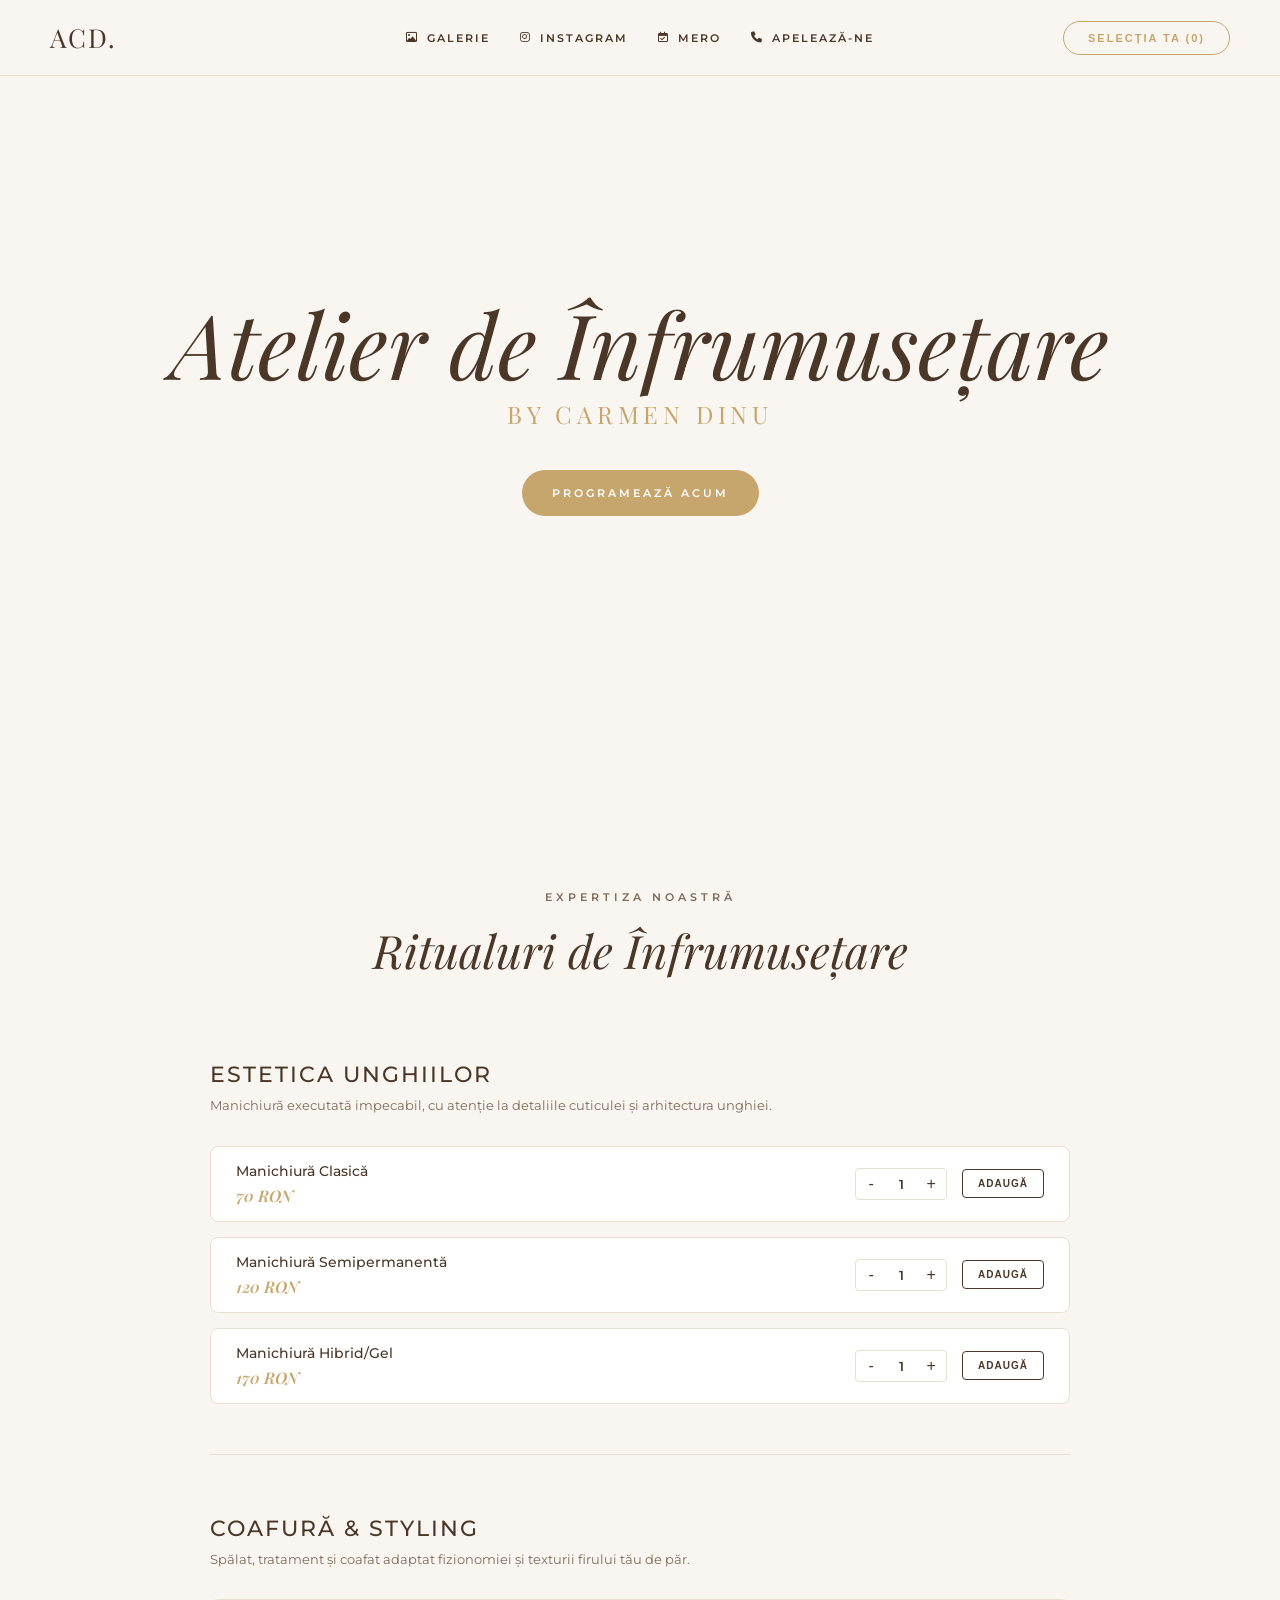
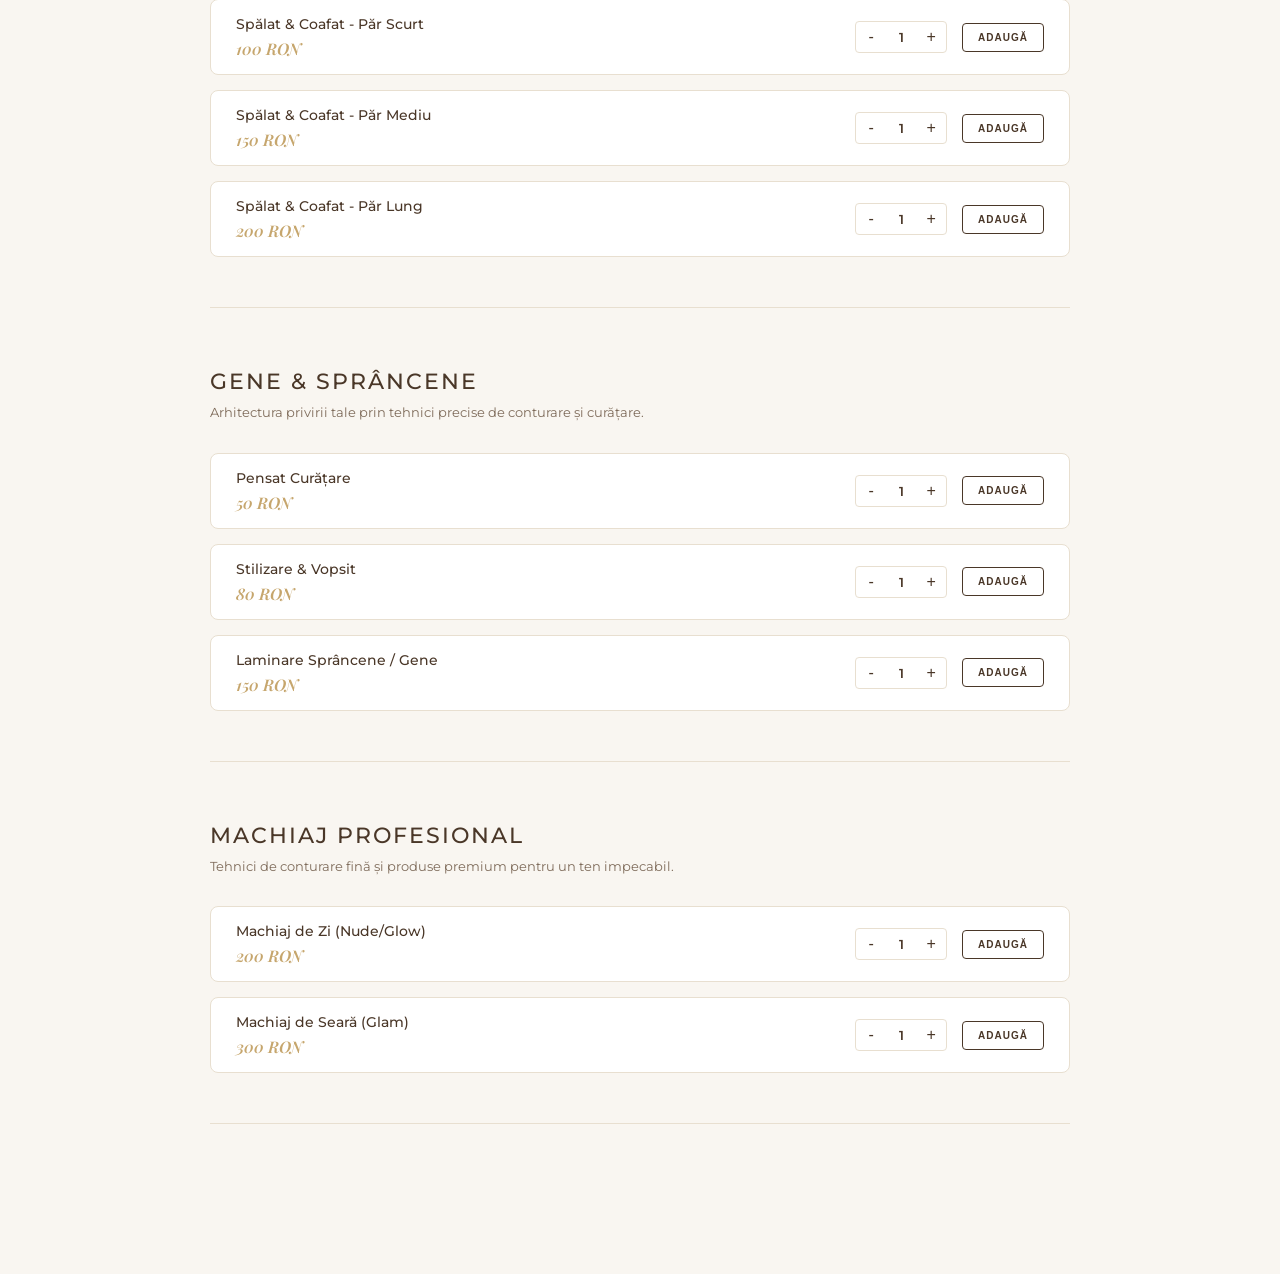
<file: index.html>
<!DOCTYPE html>
<html lang="ro">
<head>
  <meta charset="UTF-8" />
  <meta name="viewport" content="width=device-width, initial-scale=1.0" />
  <title>Atelier de Înfrumusețare by Carmen Dinu</title>
  <link rel="stylesheet" href="style.css" />
  
  <link rel="preconnect" href="https://fonts.googleapis.com" />
  <link rel="preconnect" href="https://fonts.gstatic.com" crossorigin />
  <link href="https://fonts.googleapis.com/css2?family=Montserrat:wght@300;400;500;600&family=Playfair+Display:ital,wght@0,300;0,400;1,300;1,400&display=swap" rel="stylesheet" />
  <link rel="stylesheet" href="https://cdnjs.cloudflare.com/ajax/libs/font-awesome/6.5.0/css/all.min.css" />
</head>
<body>

  <nav class="navbar">
    <div class="nav-left">
      <a href="index.html" class="logo">ACD.</a>
    </div>
    <div class="nav-center">
      <a href="demo.html" class="nav-icon"><i class="fa-regular fa-image"></i> GALERIE</a>
      <a href="https://instagram.com/pune_link_aici" target="_blank" class="nav-icon"><i class="fa-brands fa-instagram"></i> INSTAGRAM</a>
      <a href="https://mero.ro/pune_link_aici" target="_blank" class="nav-icon"><i class="fa-regular fa-calendar-check"></i> MERO</a>
      <a href="tel:+40700000000" class="nav-icon"><i class="fa-solid fa-phone"></i> APELEAZĂ-NE</a>
    </div>
    <div class="nav-right">
      <button class="btn-minimal" id="openCartBtn">
        SELECȚIA TA (<span id="cartCount">0</span>)
      </button>
    </div>
  </nav>

  <header class="hero scroll-appear">
    <div class="hero-content">
      <h1 class="hero-title">Atelier de Înfrumusețare</h1>
      <h2 class="hero-subtitle">by Carmen Dinu</h2>
      <a href="#servicii" class="btn-solid-gold hero-btn">PROGRAMEAZĂ ACUM</a>
    </div>
  </header>

  <section class="services-menu" id="servicii">
    <div class="menu-header scroll-appear">
      <span class="eyebrow">Expertiza Noastră</span>
      <h2 class="section-title">Ritualuri de Înfrumusețare</h2>
    </div>

    <div class="menu-list" id="servicesContainer">

      <div class="service-block scroll-appear">
        <div class="service-header">
          <h3>Estetica Unghiilor</h3>
          <p>Manichiură executată impecabil, cu atenție la detaliile cuticulei și arhitectura unghiei.</p>
        </div>
        <div class="variants-container">
          <div class="variant-row">
            <div class="variant-info"><span>Manichiură Clasică</span><span class="variant-price">70 RON</span></div>
            <div class="variant-actions">
              <div class="qty-selector"><button class="qty-btn" onclick="updateQty('nail-clasic', -1)">-</button><span id="qty-nail-clasic">1</span><button class="qty-btn" onclick="updateQty('nail-clasic', 1)">+</button></div>
              <button class="btn-add" onclick="addToCart('nail-clasic', 'Manichiură Clasică', 70)">ADAUGĂ</button>
            </div>
          </div>
          <div class="variant-row">
            <div class="variant-info"><span>Manichiură Semipermanentă</span><span class="variant-price">120 RON</span></div>
            <div class="variant-actions">
              <div class="qty-selector"><button class="qty-btn" onclick="updateQty('nail-semi', -1)">-</button><span id="qty-nail-semi">1</span><button class="qty-btn" onclick="updateQty('nail-semi', 1)">+</button></div>
              <button class="btn-add" onclick="addToCart('nail-semi', 'Manichiură Semipermanentă', 120)">ADAUGĂ</button>
            </div>
          </div>
          <div class="variant-row">
            <div class="variant-info"><span>Manichiură Hibrid/Gel</span><span class="variant-price">170 RON</span></div>
            <div class="variant-actions">
              <div class="qty-selector"><button class="qty-btn" onclick="updateQty('nail-gel', -1)">-</button><span id="qty-nail-gel">1</span><button class="qty-btn" onclick="updateQty('nail-gel', 1)">+</button></div>
              <button class="btn-add" onclick="addToCart('nail-gel', 'Manichiură Hibrid/Gel', 170)">ADAUGĂ</button>
            </div>
          </div>
        </div>
      </div>

      <div class="service-block scroll-appear">
        <div class="service-header">
          <h3>Coafură & Styling</h3>
          <p>Spălat, tratament și coafat adaptat fizionomiei și texturii firului tău de păr.</p>
        </div>
        <div class="variants-container">
          <div class="variant-row">
            <div class="variant-info"><span>Spălat & Coafat - Păr Scurt</span><span class="variant-price">100 RON</span></div>
            <div class="variant-actions">
              <div class="qty-selector"><button class="qty-btn" onclick="updateQty('hair-short', -1)">-</button><span id="qty-hair-short">1</span><button class="qty-btn" onclick="updateQty('hair-short', 1)">+</button></div>
              <button class="btn-add" onclick="addToCart('hair-short', 'Coafat Păr Scurt', 100)">ADAUGĂ</button>
            </div>
          </div>
          <div class="variant-row">
            <div class="variant-info"><span>Spălat & Coafat - Păr Mediu</span><span class="variant-price">150 RON</span></div>
            <div class="variant-actions">
              <div class="qty-selector"><button class="qty-btn" onclick="updateQty('hair-med', -1)">-</button><span id="qty-hair-med">1</span><button class="qty-btn" onclick="updateQty('hair-med', 1)">+</button></div>
              <button class="btn-add" onclick="addToCart('hair-med', 'Coafat Păr Mediu', 150)">ADAUGĂ</button>
            </div>
          </div>
          <div class="variant-row">
            <div class="variant-info"><span>Spălat & Coafat - Păr Lung</span><span class="variant-price">200 RON</span></div>
            <div class="variant-actions">
              <div class="qty-selector"><button class="qty-btn" onclick="updateQty('hair-long', -1)">-</button><span id="qty-hair-long">1</span><button class="qty-btn" onclick="updateQty('hair-long', 1)">+</button></div>
              <button class="btn-add" onclick="addToCart('hair-long', 'Coafat Păr Lung', 200)">ADAUGĂ</button>
            </div>
          </div>
        </div>
      </div>

      <div class="service-block scroll-appear">
        <div class="service-header">
          <h3>Gene & Sprâncene</h3>
          <p>Arhitectura privirii tale prin tehnici precise de conturare și curățare.</p>
        </div>
        <div class="variants-container">
          <div class="variant-row">
            <div class="variant-info"><span>Pensat Curățare</span><span class="variant-price">50 RON</span></div>
            <div class="variant-actions">
              <div class="qty-selector"><button class="qty-btn" onclick="updateQty('brows-clean', -1)">-</button><span id="qty-brows-clean">1</span><button class="qty-btn" onclick="updateQty('brows-clean', 1)">+</button></div>
              <button class="btn-add" onclick="addToCart('brows-clean', 'Pensat Curățare', 50)">ADAUGĂ</button>
            </div>
          </div>
          <div class="variant-row">
            <div class="variant-info"><span>Stilizare & Vopsit</span><span class="variant-price">80 RON</span></div>
            <div class="variant-actions">
              <div class="qty-selector"><button class="qty-btn" onclick="updateQty('brows-style', -1)">-</button><span id="qty-brows-style">1</span><button class="qty-btn" onclick="updateQty('brows-style', 1)">+</button></div>
              <button class="btn-add" onclick="addToCart('brows-style', 'Stilizare & Vopsit', 80)">ADAUGĂ</button>
            </div>
          </div>
          <div class="variant-row">
            <div class="variant-info"><span>Laminare Sprâncene / Gene</span><span class="variant-price">150 RON</span></div>
            <div class="variant-actions">
              <div class="qty-selector"><button class="qty-btn" onclick="updateQty('brows-lam', -1)">-</button><span id="qty-brows-lam">1</span><button class="qty-btn" onclick="updateQty('brows-lam', 1)">+</button></div>
              <button class="btn-add" onclick="addToCart('brows-lam', 'Laminare', 150)">ADAUGĂ</button>
            </div>
          </div>
        </div>
      </div>

      <div class="service-block scroll-appear">
        <div class="service-header">
          <h3>Machiaj Profesional</h3>
          <p>Tehnici de conturare fină și produse premium pentru un ten impecabil.</p>
        </div>
        <div class="variants-container">
          <div class="variant-row">
            <div class="variant-info"><span>Machiaj de Zi (Nude/Glow)</span><span class="variant-price">200 RON</span></div>
            <div class="variant-actions">
              <div class="qty-selector"><button class="qty-btn" onclick="updateQty('mua-day', -1)">-</button><span id="qty-mua-day">1</span><button class="qty-btn" onclick="updateQty('mua-day', 1)">+</button></div>
              <button class="btn-add" onclick="addToCart('mua-day', 'Machiaj de Zi', 200)">ADAUGĂ</button>
            </div>
          </div>
          <div class="variant-row">
            <div class="variant-info"><span>Machiaj de Seară (Glam)</span><span class="variant-price">300 RON</span></div>
            <div class="variant-actions">
              <div class="qty-selector"><button class="qty-btn" onclick="updateQty('mua-eve', -1)">-</button><span id="qty-mua-eve">1</span><button class="qty-btn" onclick="updateQty('mua-eve', 1)">+</button></div>
              <button class="btn-add" onclick="addToCart('mua-eve', 'Machiaj de Seară', 300)">ADAUGĂ</button>
            </div>
          </div>
        </div>
      </div>

    </div>
  </section>

  <div class="cart-overlay" id="cartOverlay"></div>
  <aside class="cart-panel" id="cartPanel">
    <div class="cart-header">
      <h3>Selecția Ta</h3>
      <button class="close-cart" id="closeCartBtn">✕</button>
    </div>
    <div class="cart-body" id="cartItemsContainer">
      <p class="empty-cart-msg">Nu ai selectat niciun serviciu momentan.</p>
    </div>
    <div class="cart-footer">
      <div class="cart-total">
        <span>Total Estimat</span>
        <span id="cartTotalValue">0 RON</span>
      </div>
      <button class="btn-solid-gold w-100" id="confirmBookingBtn">CONFIRMĂ PE WHATSAPP</button>
    </div>
  </aside>

  <script src="script.js"></script>
</body>
</html>
</file>
<file: style.css>
:root {
  --bg-beige: #F9F6F1;
  --white: #FFFFFF;
  --gold-metallic: #C6A66D; 
  --gold-light: #F2EADA; 
  --brown-text: #4A3728; 
  --brown-muted: #7E6B5A; 
  --border: #E8DFD0;
}

* { margin:0; padding:0; box-sizing:border-box; }
html { scroll-behavior:smooth; }
body {
  background: var(--bg-beige); 
  color: var(--brown-text);
  font-family: "Montserrat", sans-serif;
  overflow-x: hidden; 
  -webkit-font-smoothing: antialiased;
}

/* NAVBAR */
.navbar {
  position: fixed; top: 0; width: 100%; padding: 20px 50px;
  display: flex; justify-content: space-between; align-items: center;
  z-index: 1000; background: rgba(249, 246, 241, 0.95);
  backdrop-filter: blur(10px); border-bottom: 1px solid var(--border);
}
.nav-left, .nav-right { flex: 1; }
.nav-right { display: flex; justify-content: flex-end; }
.nav-center { display: flex; gap: 30px; justify-content: center; }

.logo {
  font-family: 'Playfair Display', serif; font-size: 26px;
  font-weight: 400; letter-spacing: 2px; color: var(--brown-text); text-decoration: none;
}
.nav-icon {
  font-size: 11px; font-weight: 600; letter-spacing: 2px; color: var(--brown-text);
  text-decoration: none; display: flex; align-items: center; gap: 8px; transition: 0.3s;
}
.nav-icon:hover { color: var(--gold-metallic); }

/* BUTOANE */
.btn-minimal {
  border: 1px solid var(--gold-metallic); padding: 10px 24px; border-radius: 50px;
  color: var(--gold-metallic); font-size: 11px; letter-spacing: 2px;
  font-weight: 600; background: transparent; cursor: pointer; transition: 0.3s;
  text-decoration: none; display: inline-block;
}
.btn-minimal:hover { background: var(--gold-metallic); color: var(--white); }

.btn-solid-gold {
  display: inline-block; background: var(--gold-metallic); color: var(--white);
  padding: 16px 30px; border: none; text-decoration: none; font-size: 11px;
  letter-spacing: 3px; font-weight: 600; cursor: pointer; text-align: center; transition: 0.3s;
}
.btn-solid-gold:hover { background: var(--brown-text); }
.w-100 { width: 100%; }

/* HERO SECTION */
.hero {
  height: 90vh; display: flex; align-items: center; justify-content: center;
  text-align: center; padding: 0 20px;
}
.hero-title {
  font-family: "Playfair Display", serif; 
  font-size: clamp(45px, 8vw, 90px); 
  line-height: 1.1; color: var(--brown-text);
  font-style: italic; font-weight: 300; 
}
.hero-subtitle {
  margin-top: 5px; font-family: 'Playfair Display', serif;
  letter-spacing: 0.2em; text-transform: uppercase; 
  color: var(--gold-metallic); font-size: clamp(18px, 3vw, 24px); 
  font-weight: 400; margin-bottom: 40px;
}
.hero-btn { border-radius: 50px; }

/* MENIU SERVICII */
.services-menu { padding: 80px 20px 150px; max-width: 900px; margin: 0 auto; }
.menu-header { text-align: center; margin-bottom: 80px; }
.eyebrow {
  display: block; font-size: 11px; letter-spacing: 4px; 
  text-transform: uppercase; color: var(--brown-muted); 
  margin-bottom: 15px; font-weight: 600;
}
.section-title {
  font-family: "Playfair Display", serif; font-size: clamp(32px, 5vw, 46px);
  color: var(--brown-text); font-weight: 300; font-style: italic;
}

/* STRUCTURĂ SUBCATEGORII */
.menu-list { display: flex; flex-direction: column; gap: 60px; }
.service-block { border-bottom: 1px solid var(--border); padding-bottom: 50px; }
.service-header { margin-bottom: 30px; }
.service-header h3 {
  font-family: 'Montserrat', sans-serif; font-size: 22px; 
  font-weight: 500; letter-spacing: 2px; color: var(--brown-text); text-transform: uppercase;
}
.service-header p { font-size: 13px; color: var(--brown-muted); margin-top: 8px; line-height: 1.5; }

.variants-container { display: flex; flex-direction: column; gap: 15px; }
.variant-row {
  display: flex; justify-content: space-between; align-items: center;
  background: var(--white); padding: 15px 25px; border: 1px solid var(--border); border-radius: 8px;
}
.variant-info { display: flex; flex-direction: column; gap: 5px; }
.variant-info span:first-child { font-weight: 500; font-size: 14px; color: var(--brown-text); }
.variant-price { font-family: 'Playfair Display', serif; font-style: italic; color: var(--gold-metallic); font-size: 16px; font-weight: 600; }

.variant-actions { display: flex; align-items: center; gap: 15px; }
.qty-selector { display: flex; align-items: center; border: 1px solid var(--border); border-radius: 4px; overflow: hidden; }
.qty-btn {
  background: transparent; border: none; width: 30px; height: 30px;
  font-size: 16px; color: var(--brown-text); cursor: pointer; transition: 0.3s;
}
.qty-btn:hover { background: var(--gold-light); }
.qty-selector span { width: 30px; text-align: center; font-size: 13px; font-weight: 600; }
.btn-add {
  background: transparent; border: 1px solid var(--brown-text); color: var(--brown-text);
  padding: 8px 15px; font-size: 10px; letter-spacing: 1px; font-weight: 600; cursor: pointer; transition: 0.3s; border-radius: 4px;
}
.btn-add:hover { background: var(--brown-text); color: var(--white); }

/* --- SECTIUNEA GALERIE (Pentru demo.html) --- */
.gallery-section { padding: 60px 20px; border-bottom: 1px solid var(--border); }
.gallery-container { max-width: 1000px; margin: 0 auto; display: flex; flex-direction: column; gap: 30px; }
.gallery-text h2 { font-family: 'Playfair Display', serif; font-size: 32px; font-style: italic; color: var(--brown-text); margin-bottom: 10px; }
.gallery-text p { font-size: 14px; color: var(--brown-muted); line-height: 1.6; max-width: 600px; }

.slider-wrapper { position: relative; width: 100%; overflow: hidden; border-radius: 12px; aspect-ratio: 21/9; background: var(--gold-light); }
.slides-track { display: flex; height: 100%; transition: transform 0.6s cubic-bezier(0.2, 0.8, 0.2, 1); }
.slide { min-width: 100%; height: 100%; }
.slide img { width: 100%; height: 100%; object-fit: cover; filter: sepia(20%) contrast(1.05); }

.slider-btn {
  position: absolute; top: 50%; transform: translateY(-50%);
  background: rgba(255,255,255,0.7); backdrop-filter: blur(5px);
  border: none; width: 40px; height: 40px; border-radius: 50%; cursor: pointer;
  color: var(--brown-text); font-size: 18px; transition: 0.3s;
}
.slider-btn:hover { background: var(--white); color: var(--gold-metallic); }
.slider-btn.prev { left: 20px; }
.slider-btn.next { right: 20px; }

/* PANOU LATERAL (CART) */
.cart-overlay {
  position: fixed; top: 0; left: 0; width: 100%; height: 100%;
  background: rgba(74, 55, 40, 0.4); backdrop-filter: blur(3px);
  opacity: 0; pointer-events: none; transition: 0.4s ease; z-index: 1001;
}
.cart-overlay.active { opacity: 1; pointer-events: all; }

.cart-panel {
  position: fixed; top: 0; right: -450px; width: 100%; max-width: 400px; height: 100vh;
  background: var(--bg-beige); z-index: 1002; display: flex; flex-direction: column;
  transition: 0.5s cubic-bezier(0.2, 0.8, 0.2, 1); box-shadow: -10px 0 30px rgba(0,0,0,0.05);
}
.cart-panel.active { right: 0; }
.cart-header { padding: 30px; border-bottom: 1px solid var(--border); display: flex; justify-content: space-between; align-items: center; }
.cart-header h3 { font-family: 'Playfair Display', serif; font-size: 24px; font-style: italic; font-weight: 400; }
.close-cart { background: transparent; border: none; font-size: 20px; cursor: pointer; color: var(--brown-muted); }
.cart-body { padding: 30px; flex: 1; overflow-y: auto; display: flex; flex-direction: column; gap: 20px; }
.empty-cart-msg { font-size: 13px; color: var(--brown-muted); text-align: center; margin-top: 50px; }

.cart-item { display: flex; justify-content: space-between; align-items: flex-start; padding-bottom: 15px; border-bottom: 1px dotted var(--border); }
.cart-item-info h4 { font-size: 13px; margin-bottom: 5px; font-family: 'Montserrat', sans-serif; font-weight: 600; }
.cart-item-info p { font-size: 11px; color: var(--brown-muted); }
.cart-item-price { font-family: 'Playfair Display', serif; font-size: 15px; font-style: italic; color: var(--gold-metallic); font-weight: 600; text-align: right;}
.remove-item { background: transparent; border: none; color: #d9534f; font-size: 9px; text-transform: uppercase; cursor: pointer; margin-top: 5px; letter-spacing: 1px; }

.cart-footer { padding: 30px; border-top: 1px solid var(--border); background: var(--white); }
.cart-total { display: flex; justify-content: space-between; font-size: 16px; font-weight: 600; margin-bottom: 25px; color: var(--brown-text); }
.cart-total span:last-child { font-family: 'Playfair Display', serif; font-style: italic; color: var(--gold-metallic); font-size: 22px; }

/* ANIMATII SCROLL */
.scroll-appear { opacity:0; transform:translateY(30px); transition: 0.8s ease; }
.scroll-appear.visible { opacity:1; transform:translateY(0); }

/* RESPONSIVE */
@media (max-width: 900px) {
  .navbar { flex-direction: column; gap: 15px; padding: 15px; }
  .nav-center { order: 3; width: 100%; justify-content: space-between; }
  .nav-right { position: absolute; right: 20px; top: 20px; }
  .variant-row { flex-direction: column; align-items: flex-start; gap: 15px; }
  .variant-actions { width: 100%; justify-content: space-between; }
  .slider-wrapper { aspect-ratio: 4/3; }
}
</file>
